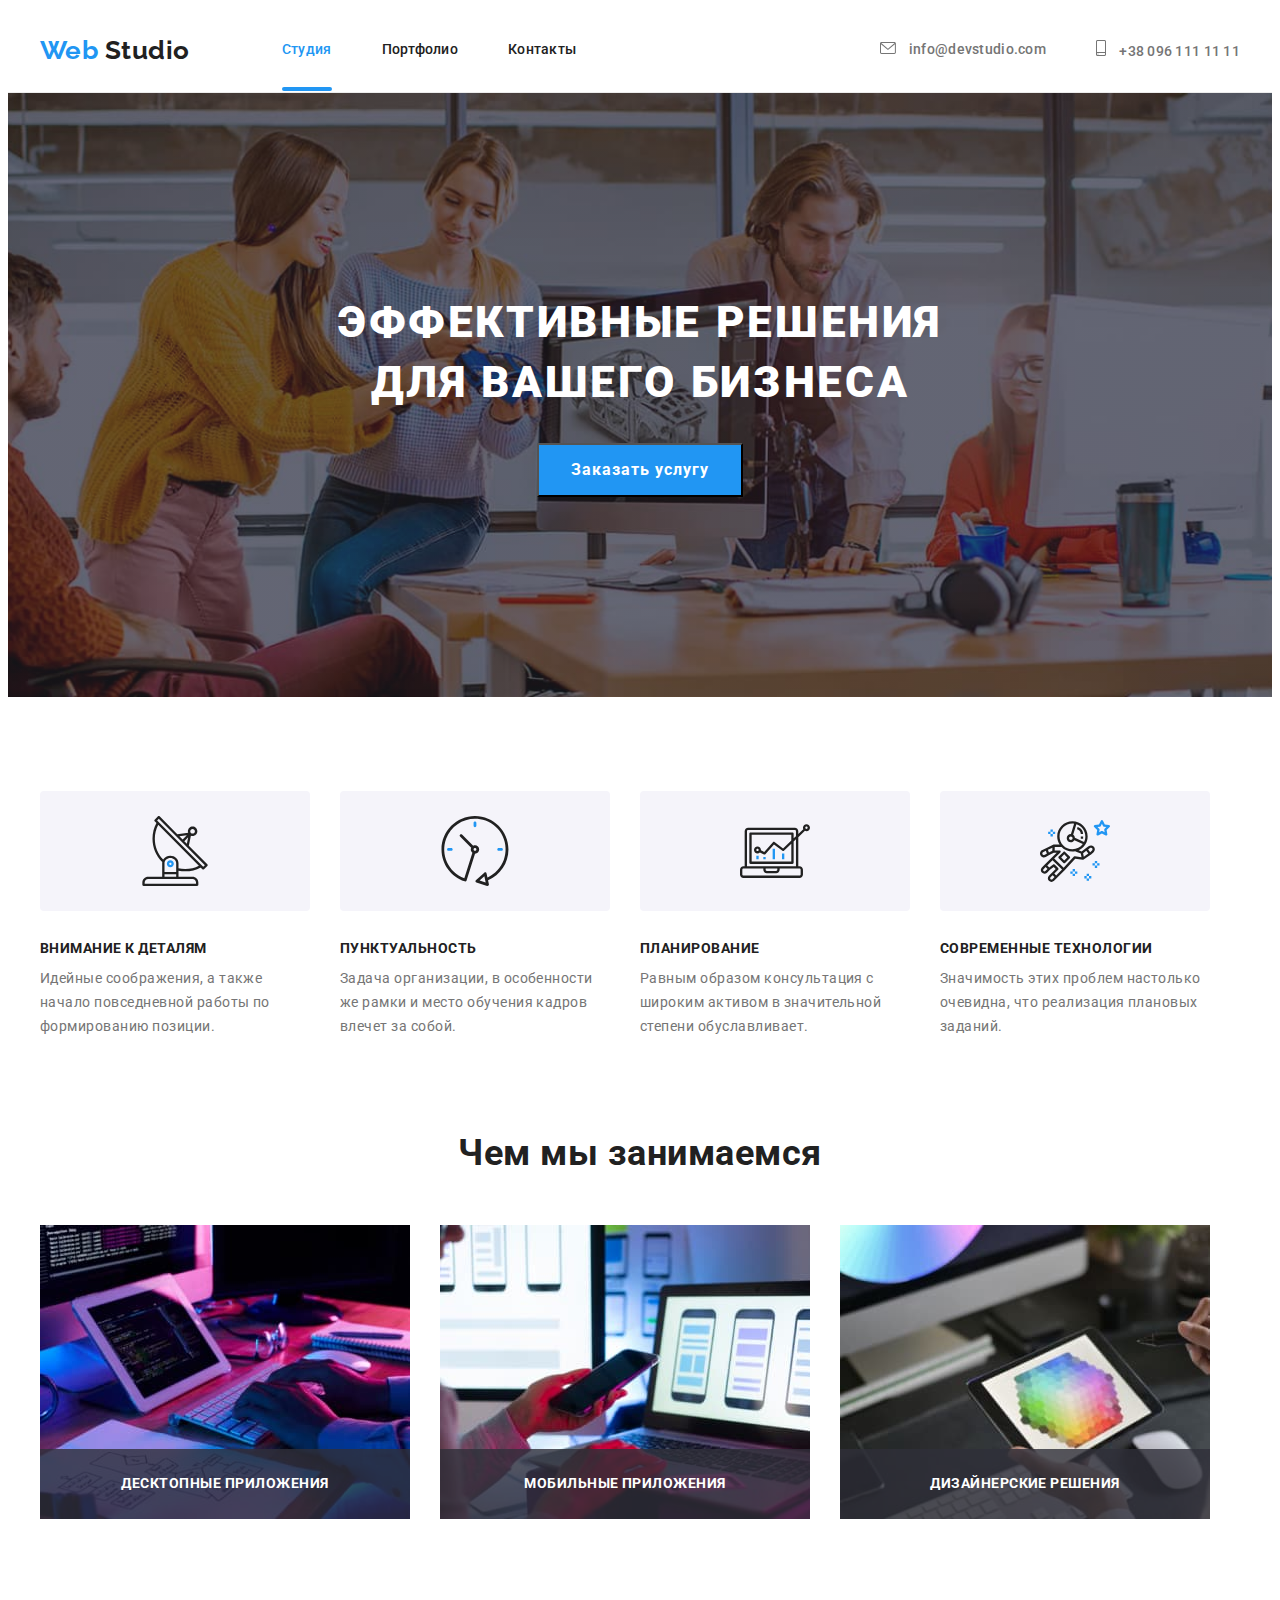
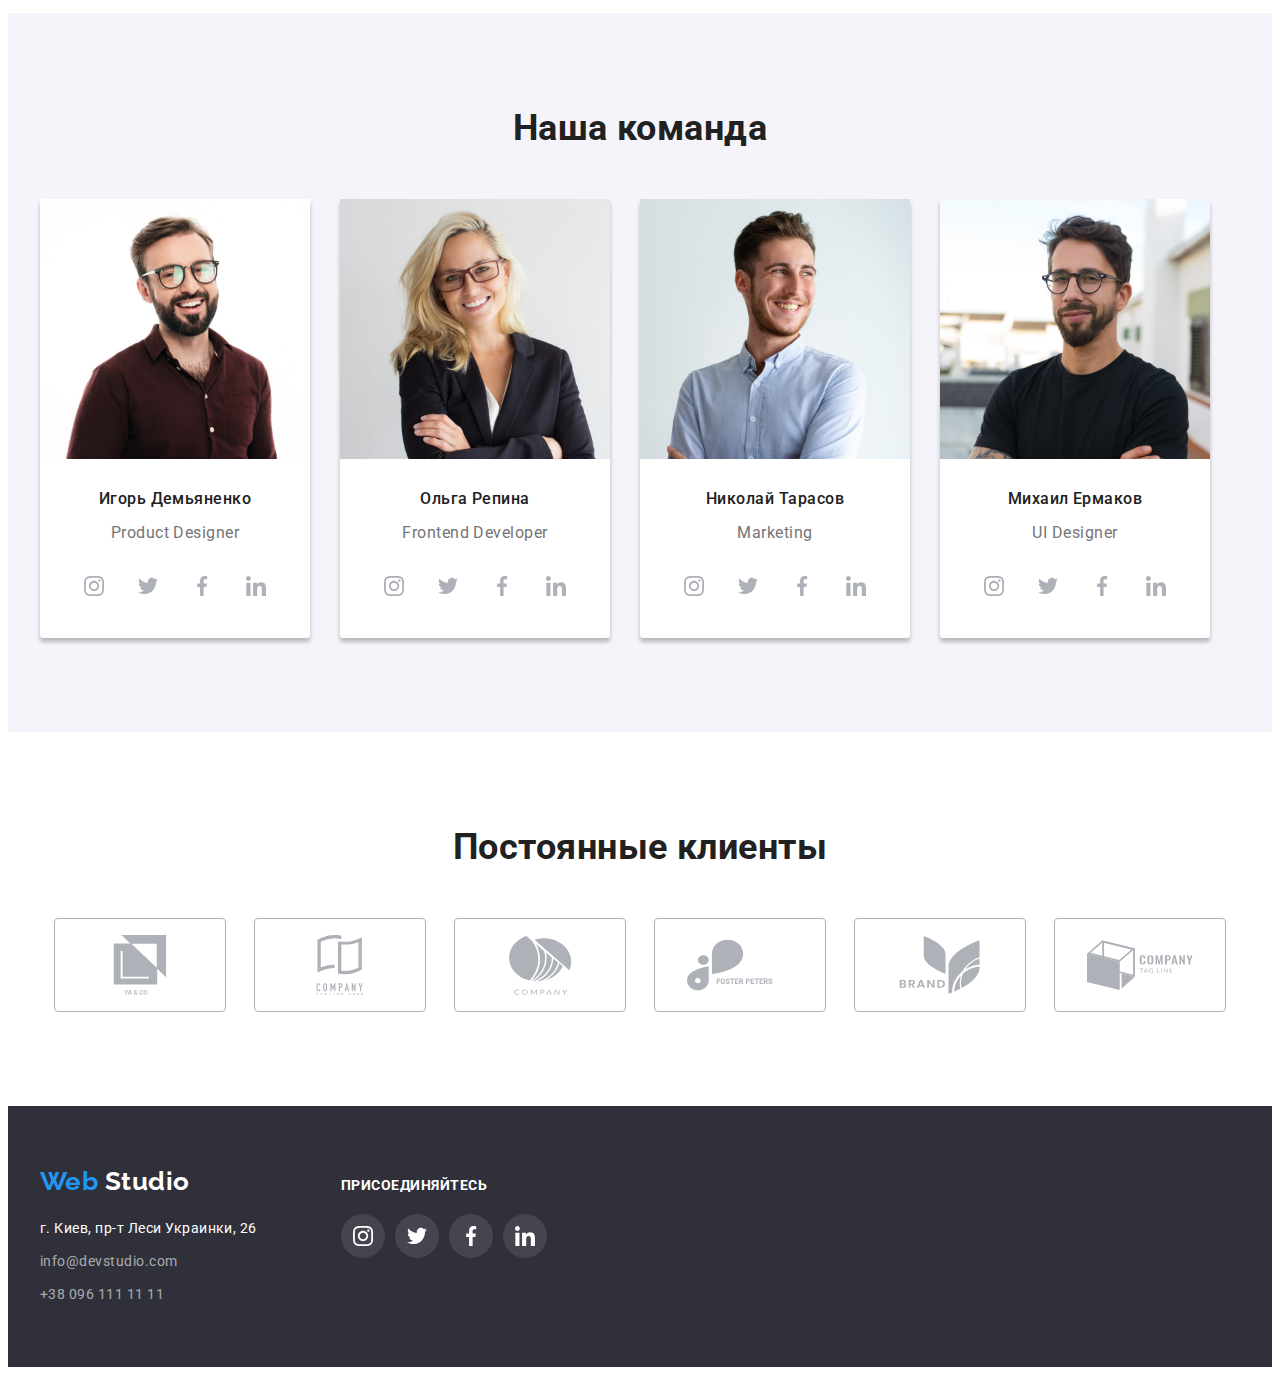
<file: index.html>
<!DOCTYPE html>
<html lang="ru">
<head>
    <meta charset="UTF-8">
    <meta http-equiv="X-UA-Compatible" content="IE=edge">
    <meta name="viewport" content="width=device-width, initial-scale=1.0">
    <title>Document</title>
    <link rel="preconnect" href="https://fonts.googleapis.com">
    <link rel="preconnect" href="https://fonts.gstatic.com" crossorigin>
    <link href="https://fonts.googleapis.com/css2?family=Raleway:wght@700&family=Roboto:wght@400;500;700;900&display=swap" rel="stylesheet">
    <link rel="stylesheet" href="https://cdnjs.cloudflare.com/ajax/libs/modern-normalize/1.1.0/modern-normalize.min.css" integrity="sha512-wpPYUAdjBVSE4KJnH1VR1HeZfpl1ub8YT/NKx4PuQ5NmX2tKuGu6U/JRp5y+Y8XG2tV+wKQpNHVUX03MfMFn9Q==" crossorigin="anonymous" referrerpolicy="no-referrer" />
    <link rel="stylesheet" href="./styles/styles.css"/>
</head>
<body class="page">
  <!--Cap-->
    <header class="page-header">
        <div class="conteiner main-div">
            <nav class="navigation">
                <a href="" class="logo">Web<span class="title"> Studio</span>
                </a>
                   <ul class="site-nav list">
                       <li class="item">                                                                       
                           <a class="site-link current" href="./index.html">Студия</a></li>
                       <li class="item">
                           <a class="site-link" href="./portfolio.html">Портфолио</a></li>
                       <li class="item">
                           <a class="site-link" href="">Контакты</a></li>
                   </ul>             
            </nav>            
                   <ul class="site-list list">
                       <li class="item">  
                        <a class="contact-link" href="mailto:info@devstudio.com" class="header-text">                 
                             <svg class="contact-icon" width="16" height="12" >
                                <use href="./images/sprite-contact.svg#icon-envelope"></use>
                            </svg>  
                            info@devstudio.com</a></li>
                           
                        <li class="item">
                            <a class="contact-link" href="tel:+380961111111" class="header-text">
                            <svg class="contact-icon" width="10" height="16" >
                                 <use href="./images/sprite-contact.svg#icon-smartphone"></use>
                             </svg>  
                             +38 096 111 11 11</a></li>                                                                                                  
                   </ul>
        </div>    
    </header>
  <!--Main-->
    <main>
        <!--Hero-->
        <section class="hero">
                <h1 class="hero-title">Эффективные решения для вашего бизнеса</h1>
                <button type="button" class="hero-button" data-modal-open>Заказать услугу</button>
                <div class="baсkdrop is-hidden" data-modal>
                    <div class="modal">
                        <p></p>
                        <button class="close-btn" data-modal-close>
                            <div class="modal-hero">
                                <svg class="modal-icon" width="18" height="18">
                                    <use href="./images/sprite-contact.svg#icon-close-black-18dp-2-1-1"></use>
                                </svg>
                            </div>
                        </button>
                    </div>                  
                </div>
        </section>        
        <!--Advantages-->
        <section class="section">
            <div class="conteiner">               
                <h2 class="section-title" hidden>Advantages</h2>
                <ul class="advantages-list list">
                    <li class="item">
                        <div class="section-picture">
                            <svg class="advantages-icon" width="70" height="120">
                                <use href="./images/sprite-advanteges.svg#icon-antenna"></use>
                            </svg>   
                        </div>                                          
                        <h3 class="advantages-title">Внимание к деталям</h3>
                        <p class="advantages-text">Идейные соображения, а также начало повседневной работы по формированию позиции.</p>
                    </li>
                    <li class="item">
                        <div  class="section-picture">
                            <svg class="advantages-icon" width="70" height="120">
                                <use href="./images/sprite-advanteges.svg#icon-clock"></use>
                            </svg>   
                        </div>
                        <h3 class="advantages-title">Пунктуальность</h3>
                        <p class="advantages-text">Задача организации, в особенности же рамки и место обучения кадров влечет за собой.</p>
                    </li>
                    <li class="item">
                        <div class="section-picture">
                            <svg class="advantages-icon" width="70" height="120">
                                <use href="./images/sprite-advanteges.svg#icon-diagram"></use>
                            </svg>  
                        </div>
                        <h3 class="advantages-title">Планирование</h3>
                        <p class="advantages-text">Равным образом консультация с широким активом в значительной степени обуславливает.</p>
                    </li>
                    <li class="item">
                        <div  class="section-picture">
                            <svg class="advantages-icon" width="70" height="120">
                                <use href="./images/sprite-advanteges.svg#icon-astronaut"></use>
                            </svg>   
                        </div>
                        <h3 class="advantages-title">Современные технологии</h3>
                        <p class="advantages-text">Значимость этих проблем настолько очевидна, что реализация плановых заданий.</p>
                    </li>
                </ul>
            </div>           
        </section>
        <!--What_we_do-->
        <section class="section no-padding">
            <div class="conteiner mail-do">
                <h2 class="section-title centered">Чем мы занимаемся</h2>
                <ul class="do-list list">
                    <li class="item">
                        <img src="./images/images1/pc1.jpg" alt="picture1" width="370">
                       <div class="do-thumb">
                           <p class="thumb-text">Десктопные приложения</p>
                     </div>                                     
                    </li>
                    <li class="item">
                        <img src="./images/images1/pc2.jpg" alt="picture2" width="370">
                        <div class="do-thumb">
                            <p class="thumb-text">Мобильные приложения</p>
                        </div>
                    </li>
                    <li class="item">
                        <img src="./images/images1/pc3.jpg" alt="picture3" width="370">
                        <div class="do-thumb">
                            <p class="thumb-text">Дизайнерские решения</p>
                        </div>
                    </li>
                </ul>
            </div>           
        </section>
        <!--Team-->
        <section class="section team">
            <div class="conteiner">
                <h2 class="section-title centered">Наша команда</h2>
                <ul class="ul-list list ">
                    <li class="team-list">
                        <img src="./images/images1/igor.jpg" alt="Игорь Демьяненко" width="270" height="260">
                        <div class="title-text">
                            <h3 class="title">Игорь Демьяненко</h3>
                            <p class="text">Product Designer</p>
                            <ul class="social-list list"> 
                                <li class="cosial-item">
                                    <a class="cosial-link" href aria-label="instagram" target="_blank">
                                        <svg class="cosial-icon" width="20" height="20">
                                            <use href="./images/sprite-socialnetwork.svg#icon-instagram"></use>
                                        </svg>
                                    </a>
                                </li>
                                <li class="cosial-item">
                                    <a class="cosial-link" href aria-label="twitter" target="_blank">
                                        <svg class="cosial-icon"  width="20" height="20">
                                            <use href="./images/sprite-socialnetwork.svg#icon-twitter"></use>
                                        </svg>
                                    </a>
                                </li>
                                <li class="cosial-item">
                                    <a class="cosial-link" href aria-label="facebook" target="_blank">
                                        <svg class="cosial-icon"  width="20" height="20">
                                            <use href="./images/sprite-socialnetwork.svg#icon-facebook"></use>
                                        </svg>
                                    </a>
                                </li>
                                <li class="cosial-item">
                                    <a class="cosial-link" href aria-label="linkedin" target="_blank">
                                        <svg class="cosial-icon"  width="20" height="20">
                                            <use href="./images/sprite-socialnetwork.svg#icon-linkedin"></use>
                                        </svg>
                                    </a>
                                </li>
                            </ul>
                        </div>                     
                    </li>
                    <li class="team-list">
                         <img src="./images/images1/helga.jpg" alt="Ольга Репина" width="270" height="260">
                         <div class="title-text">
                            <h3 class="title">Ольга Репина</h3>
                            <p class="text">Frontend Developer</p>
                            <ul class="social-list list">
                                <li class="cosial-item">
                                    <a class="cosial-link" href aria-label="instagram" target="_blank">
                                        <svg class="cosial-icon" width="20" height="20">
                                            <use href="./images/sprite-socialnetwork.svg#icon-instagram"></use>
                                        </svg>
                                    </a>
                                </li>
                                <li class="cosial-item">
                                    <a class="cosial-link" href aria-label="twitter" target="_blank">
                                        <svg class="cosial-icon"  width="20" height="20">
                                            <use href="./images/sprite-socialnetwork.svg#icon-twitter"></use>
                                        </svg>
                                    </a>
                                </li>
                                <li class="cosial-item">
                                    <a class="cosial-link" href aria-label="facebook" target="_blank">
                                        <svg class="cosial-icon"  width="20" height="20">
                                            <use href="./images/sprite-socialnetwork.svg#icon-facebook"></use>
                                        </svg>
                                    </a>
                                </li>
                                <li class="cosial-item">
                                    <a class="cosial-link" href aria-label="linkedin" target="_blank">
                                        <svg class="cosial-icon"  width="20" height="20">
                                            <use href="./images/sprite-socialnetwork.svg#icon-linkedin"></use>
                                        </svg>
                                    </a>
                                </li>
                            </ul>
                         </div>                   
                    </li>
                    <li class="team-list">
                     <img src="./images/images1/nikola.jpg" alt="Николай Тарасов" width="270" height="260">
                     <div class="title-text">
                        <h3 class="title">Николай Тарасов</h3>
                        <p class="text">Marketing</p>
                        <ul class="social-list list">
                            <li class="cosial-item">
                                <a class="cosial-link" href aria-label="instagram" target="_blank">
                                    <svg class="cosial-icon" width="20" height="20">
                                        <use href="./images/sprite-socialnetwork.svg#icon-instagram"></use>
                                    </svg>
                                </a>
                            </li>
                            <li class="cosial-item">
                                <a class="cosial-link" href aria-label="twitter" target="_blank">
                                    <svg class="cosial-icon"  width="20" height="20">
                                        <use href="./images/sprite-socialnetwork.svg#icon-twitter"></use>
                                    </svg>
                                </a>
                            </li>
                            <li class="cosial-item">
                                <a class="cosial-link" href aria-label="facebook" target="_blank">
                                    <svg class="cosial-icon"  width="20" height="20">
                                        <use href="./images/sprite-socialnetwork.svg#icon-facebook"></use>
                                    </svg>
                                </a>
                            </li>
                            <li class="cosial-item">
                                <a class="cosial-link" href aria-label="linkedin" target="_blank">
                                    <svg class="cosial-icon"  width="20" height="20">
                                        <use href="./images/sprite-socialnetwork.svg#icon-linkedin"></use>
                                    </svg>
                                </a>
                            </li>
                        </ul>
                     </div>                     
                    </li>
                    <li class="team-list">
                     <img src="./images/images1/mih.jpg" alt="Михаил Ермаков" width="270" height="260">
                     <div class="title-text">
                        <h3 class="title">Михаил Ермаков</h3>
                        <p class="text">UI Designer</p>
                        <ul class="social-list list">
                            <li class="cosial-item">
                                <a class="cosial-link" href aria-label="instagram" target="_blank">
                                    <svg class="cosial-icon" width="20" height="20">
                                        <use href="./images/sprite-socialnetwork.svg#icon-instagram"></use>
                                    </svg>
                                </a>
                            </li>
                            <li class="cosial-item">
                                <a class="cosial-link" href aria-label="twitter" target="_blank">
                                    <svg class="cosial-icon"  width="20" height="20">
                                        <use href="./images/sprite-socialnetwork.svg#icon-twitter"></use>
                                    </svg>
                                </a>
                            </li>
                            <li class="cosial-item">
                                <a class="cosial-link" href aria-label="facebook" target="_blank">
                                    <svg class="cosial-icon"  width="20" height="20">
                                        <use href="./images/sprite-socialnetwork.svg#icon-facebook"></use>
                                    </svg>
                                </a>
                            </li>
                            <li class="cosial-item">
                                <a class="cosial-link" href aria-label="linkedin" target="_blank">
                                    <svg class="cosial-icon"  width="20" height="20">
                                        <use href="./images/sprite-socialnetwork.svg#icon-linkedin"></use>
                                    </svg>
                                </a>
                            </li>
                        </ul>
                     </div>                  
                    </li>
                </ul>
            </div>           
        </section>    
    <!--PARTNERS-->
    <section class="section clients">
        <div class="conteiner">
            <h2 class="section-title centered">Постоянные клиенты</h2>
            <ul class="clients list">
                <li class="clients-item">
                    <a class="clients-link" href="">
                        <svg class="clients-icon" width="106" height="60">
                            <use href="./images/sprite-partners.svg#icon-group1">                              
                            </use>
                        </svg>
                    </a>
                </li>
                <li class="clients-item">
                    <a class="clients-link" href="">
                        <svg class="clients-icon" width="106" height="60">
                            <use href="./images/sprite-partners.svg#icon-group2">                              
                            </use>
                        </svg>
                    </a>
                </li>
                <li class="clients-item">
                    <a class="clients-link" href="">
                        <svg class="clients-icon" width="106" height="60">
                            <use href="./images/sprite-partners.svg#icon-group3">                              
                            </use>
                        </svg>
                    </a>
                </li>
                <li class="clients-item">
                    <a class="clients-link" href="">
                        <svg class="clients-icon" width="106" height="60">
                            <use href="./images/sprite-partners.svg#icon-group4">                              
                            </use>
                        </svg>
                    </a>
                </li>
                <li class="clients-item">
                    <a class="clients-link" href="">
                        <svg class="clients-icon" width="106" height="60">
                            <use href="./images/sprite-partners.svg#icon-group5">                              
                            </use>
                        </svg>
                    </a>
                </li>
                <li class="clients-item">
                    <a class="clients-link" href="">
                        <svg class="clients-icon" width="106" height="60">
                            <use href="./images/sprite-partners.svg#icon-group6">                              
                            </use>
                        </svg>
                    </a>
                </li>
            </ul>
        </div>  
    </section>
</main>
  <!--Attic-->
    <footer class="footer">    
        <div class="conteiner footer">
            <div class="box-logo">
                <a href="" class="logo-footer">
                    Web<span class="title-footer"> Studio</span>
                </a>
                    <div class="footer-text">
                    <p class="adress">
                        г. Киев, пр-т Леси Украинки, 26
                    </p>
                    <a href="mailto:info@devstudio.com" class="adress-mail">info@devstudio.com</a> 
                    <a href="tel:+380961111111" class="adress-tel">+38 096 111 11 11</a>
                </div>
            </div>
                <div class="conteiner join">
                <h2 class="join-titl">присоединяйтесь</h2>
                <ul class="join-list list">
                    <li class="join-item">
                                    <a class="join-link" href aria-label="instagram" target="_blank">
                                        <svg class="join-icon" width="20" height="20">
                                            <use href="./images/sprite-socialnetwork.svg#icon-instagram"></use>
                                        </svg>
                                    </a>
                                </li>
                                <li class="join-item">
                                    <a class="join-link" href aria-label="twitter" target="_blank">
                                        <svg class="join-icon" width="20" height="20">
                                            <use href="./images/sprite-socialnetwork.svg#icon-twitter"></use>
                                        </svg>
                                    </a>
                                </li>
                                <li class="join-item">
                                    <a class="join-link" href aria-label="facebook" target="_blank">
                                        <svg class="join-icon" width="20" height="20">
                                            <use href="./images/sprite-socialnetwork.svg#icon-facebook"></use>
                                        </svg>
                                    </a>
                                </li>
                                <li class="join-item">
                                    <a class="join-link" href aria-label="linkedin" target="_blank">
                                        <svg class="join-icon" width="20" height="20">
                                            <use href="./images/sprite-socialnetwork.svg#icon-linkedin"></use>
                                        </svg>
                                    </a>
                                </li>
                </ul>

            </div>      
        </div>        
    </footer>
    <script src="./js/modal.js"></script>
  </body>
</html>
</file>
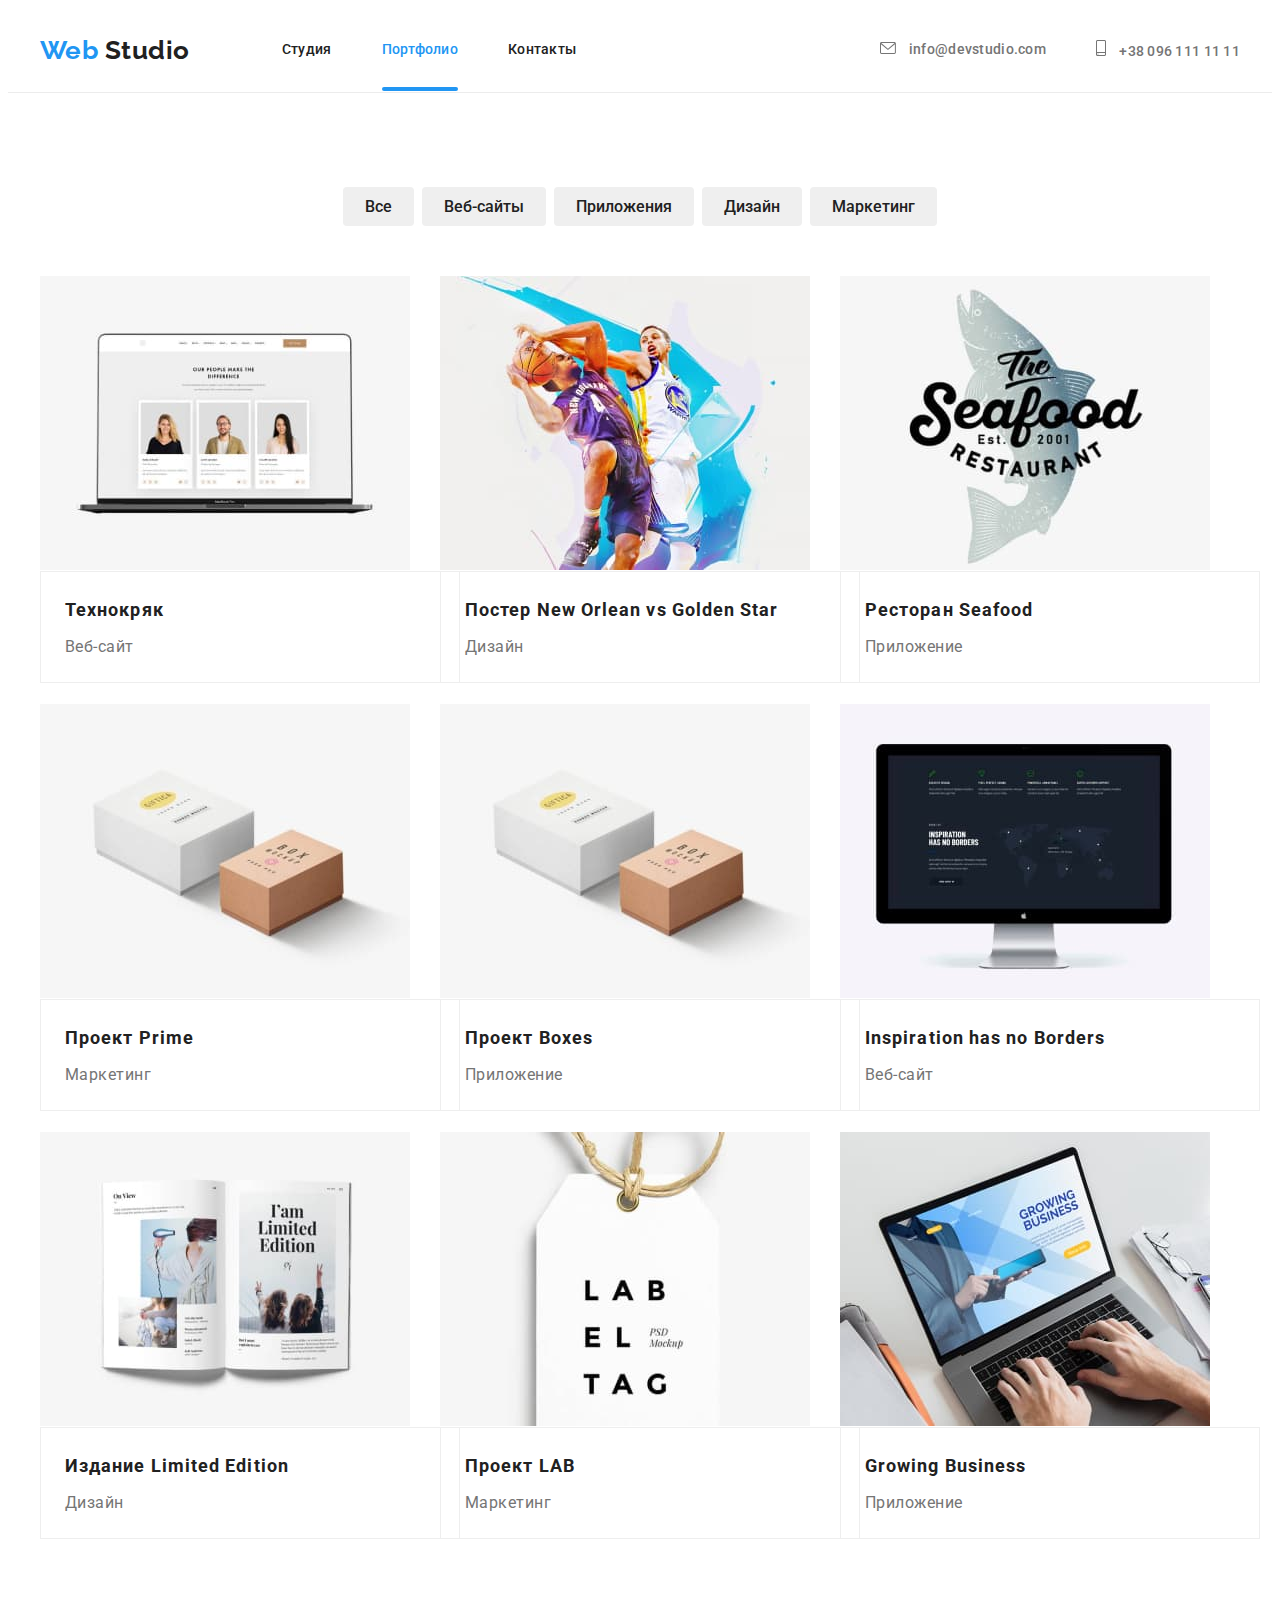
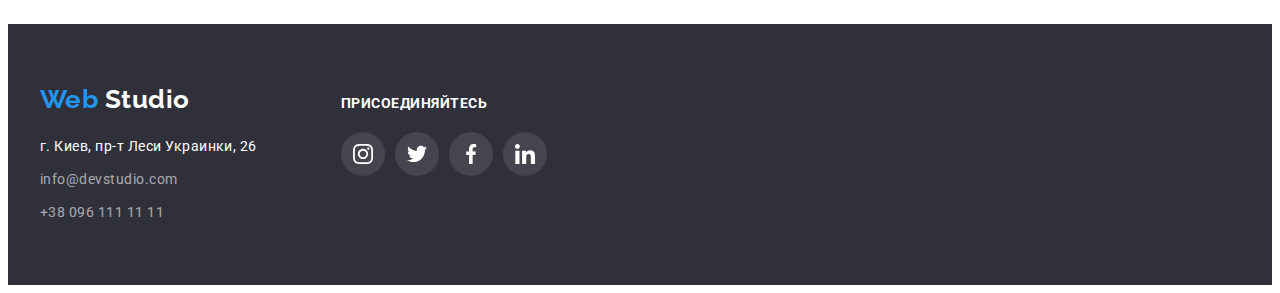
<file: portfolio.html>
<!DOCTYPE html>
<html lang="ru">
<head>
    <meta charset="UTF-8">
    <meta http-equiv="X-UA-Compatible" content="IE=edge">
    <meta name="viewport" content="width=device-width, initial-scale=1.0">
    <title>Document</title>
    <link rel="preconnect" href="https://fonts.googleapis.com">
    <link rel="preconnect" href="https://fonts.gstatic.com" crossorigin>
    <link href="https://fonts.googleapis.com/css2?family=Raleway:wght@700&family=Roboto:wght@400;500;700;900&display=swap" rel="stylesheet">
    <link rel="stylesheet" href="https://cdnjs.cloudflare.com/ajax/libs/modern-normalize/1.1.0/modern-normalize.min.css" integrity="sha512-wpPYUAdjBVSE4KJnH1VR1HeZfpl1ub8YT/NKx4PuQ5NmX2tKuGu6U/JRp5y+Y8XG2tV+wKQpNHVUX03MfMFn9Q==" crossorigin="anonymous" referrerpolicy="no-referrer" />
    <link rel="stylesheet" href="./styles/styles.css"/>
</head>
<body>
    <!--Cap-->
    <header class="page-header">
        <div class="conteiner main-div">
            <nav class="navigation">
                <a href="" class="logo">Web<span class="title"> Studio</span>
                </a>
                   <ul class="site-nav list">
                       <li class="item">                                                                       
                           <a class="site-link" href="./index.html">Студия</a></li>
                       <li class="item">
                           <a class="site-link current" href="./portfolio.html">Портфолио</a></li>
                       <li class="item">
                           <a class="site-link" href="">Контакты</a></li>
                   </ul>             
            </nav>            
                   <ul class="site-list list">
                       <li class="item">  
                        <a class="contact-link" href="mailto:info@devstudio.com" class="header-text">                 
                             <svg class="contact-icon" width="16" height="12" >
                                <use href="./images/sprite-contact.svg#icon-envelope"></use>
                            </svg>  
                            info@devstudio.com</a></li>
                           
                        <li class="item">
                            <a class="contact-link" href="tel:+380961111111" class="header-text">
                            <svg class="contact-icon" width="10" height="16" >
                                 <use href="./images/sprite-contact.svg#icon-smartphone"></use>
                             </svg>  
                             +38 096 111 11 11</a></li>                                                                                                  
                   </ul>
        </div>    
    </header>
  <!--Main-->
    <main>
    <section class="section main">
        <h1 hidden>Our work</h1>
         <!--Filter-->
         <div class="conteiner">
            <h2 class="filter" hidden>Filter</h2>
            <ul class="list-filter">
                <li class="item-filter"><button type="button" class="button-list">Все</button></li>
                <li class="item-filter"><button type="button" class="button-list">Веб-сайты</button></li>
                <li class="item-filter"><button type="button" class="button-list">Приложения</button></li>
                <li class="item-filter"><button type="button" class="button-list">Дизайн</button></li>
                <li class="item-filter"><button type="button" class="button-list">Маркетинг</button></li>
            </ul>
          </div>       
        <!--Project-->
        <div class="conteiner">
            <h2 class="progect"hidden>Project</h2>
            <ul class="project-list list">
                <li class="bloc">
                    <div class="action">
                        <img src="./images/images1/технокряк.jpg" alt="Макет Вєб-сайта" width="370" height="295">
                        <p class="poster-text-hover">Ресурс предлагает комплексные предложения с разным уровнем функционала и сервисов. Все это позволит посетителю получить исчерпывающие сведения о компании или частном лице</p>
                    </div>
                    <div class="bloc-text">  
                        <h3 class="title">Технокряк</h3>
                        <p class="text">Веб-сайт</p>
                    </div>
                </li>
                <li class="bloc">                    
                    <div class="action">
                        <img src="./images/images1/ПостерNOGS.jpg" alt="Постер" width="370" height="295">
                        <p class="poster-text-hover">Ресурс предлагает комплексные предложения с разным уровнем функционала и сервисов. Все это позволит посетителю получить исчерпывающие сведения о компании или частном лице</p>
                    </div>
                    <div class="bloc-text">
                    <h3 class="title">Постер New Orlean vs Golden Star</h3>
                    <p class="text">Дизайн</p>
                    </div>                   
                </li>
                <li class="bloc">                    
                    <div class="action">
                        <img src="./images/images1/РесторанSeafood.jpg" alt="Макет для ресторана" width="370" height="295">
                        <p class="poster-text-hover">Ресурс предлагает комплексные предложения с разным уровнем функционала и сервисов. Все это позволит посетителю получить исчерпывающие сведения о компании или частном лице</p>
                    </div>
                    <div class="bloc-text">
                        <h3 class="title">Ресторан Seafood</h3>
                        <p class="text">Приложение</p>
                    </div>                  
                </li>
                <li class="bloc">
                    <div class="action">
                        <img src="./images/images1/ПроектBoxes.jpg" alt="коробочки" width="370" height="295">
                        <p class="poster-text-hover">Ресурс предлагает комплексные предложения с разным уровнем функционала и сервисов. Все это позволит посетителю получить исчерпывающие сведения о компании или частном лице</p>
                    </div>                     
                    <div class="bloc-text">
                        <h3 class="title">Проект Prime</h3>
                        <p class="text">Маркетинг</p>
                    </div>                   
                </li>
                <li class="bloc">
                    <div class="action">
                        <img src="./images/images1/ПроектBoxes.jpg" alt="коробочки" width="370" height="295">
                        <p class="poster-text-hover">Ресурс предлагает комплексные предложения с разным уровнем функционала и сервисов. Все это позволит посетителю получить исчерпывающие сведения о компании или частном лице</p>
                    </div>                   
                    <div class="bloc-text">  
                        <h3 class="title">Проект Boxes</h3>
                        <p class="text">Приложение</p>
                    </div>                   
                </li>
                <li class="bloc">
                    <div class="action">
                        <img src="./images/images1/InspirationhasnoBorders.jpg" alt="монитор" width="370" height="295">
                        <p class="poster-text-hover">Ресурс предлагает комплексные предложения с разным уровнем функционала и сервисов. Все это позволит посетителю получить исчерпывающие сведения о компании или частном лице</p>
                    </div>                      
                    <div class="bloc-text">
                        <h3 class="title">Inspiration has no Borders</h3>
                        <p class="text">Веб-сайт</p>
                    </div>                  
                </li>
                <li class="bloc">
                    <div class="action">
                        <img src="./images/images1/ИзданиеLimitedEdition.jpg" alt="журнал" width="370" height="295">
                        <p class="poster-text-hover">Ресурс предлагает комплексные предложения с разным уровнем функционала и сервисов. Все это позволит посетителю получить исчерпывающие сведения о компании или частном лице</p>
                    </div>                      
                    <div class="bloc-text">
                        <h3 class="title">Издание Limited Edition</h3>
                        <p class="text">Дизайн</p>
                    </div>                  
                </li>
                <li class="bloc">
                    <div class="action">
                        <img src="./images/images1/ПроектLAB.jpg" alt="пост-материал" width="370" height="295">
                        <p class="poster-text-hover">Ресурс предлагает комплексные предложения с разным уровнем функционала и сервисов. Все это позволит посетителю получить исчерпывающие сведения о компании или частном лице</p>
                    </div>                      
                    <div class="bloc-text">
                        <h3 class="title">Проект LAB</h3>
                        <p class="text">Маркетинг</p>
                    </div>                   
                </li>
                <li class="bloc">
                    <div class="action">
                        <img src="./images/images1/GrowingBusiness.jpg" alt="ноут с веб-сайтом" width="370" height="295">
                        <p class="poster-text-hover">Ресурс предлагает комплексные предложения с разным уровнем функционала и сервисов. Все это позволит посетителю получить исчерпывающие сведения о компании или частном лице</p>
                    </div>                     
                    <div class="bloc-text">
                        <h3 class="title">Growing Business</h3>
                        <p class="text">Приложение</p>
                    </div>                    
                </li>
            </ul>
        </div>
        
    </section>
    </main>
    <!--Attic-->
    <footer class="footer">    
        <div class="conteiner footer">
            <div class="box-logo">
                <a href="" class="logo-footer">
                    Web<span class="title-footer"> Studio</span>
                </a>
                    <div class="footer-text">
                    <p class="adress">
                        г. Киев, пр-т Леси Украинки, 26
                    </p>
                    <a href="mailto:info@devstudio.com" class="adress-mail">info@devstudio.com</a> 
                    <a href="tel:+380961111111" class="adress-tel">+38 096 111 11 11</a>
                </div>
            </div>
                <div class="conteiner join">
                <h2 class="join-titl">присоединяйтесь</h2>
                <ul class="join-list list">
                    <li class="join-item">
                                    <a class="join-link" href aria-label="instagram" target="_blank">
                                        <svg class="join-icon" width="20" height="20">
                                            <use href="./images/sprite-socialnetwork.svg#icon-instagram"></use>
                                        </svg>
                                    </a>
                                </li>
                                <li class="join-item">
                                    <a class="join-link" href aria-label="twitter" target="_blank">
                                        <svg class="join-icon" width="20" height="20">
                                            <use href="./images/sprite-socialnetwork.svg#icon-twitter"></use>
                                        </svg>
                                    </a>
                                </li>
                                <li class="join-item">
                                    <a class="join-link" href aria-label="facebook" target="_blank">
                                        <svg class="join-icon" width="20" height="20">
                                            <use href="./images/sprite-socialnetwork.svg#icon-facebook"></use>
                                        </svg>
                                    </a>
                                </li>
                                <li class="join-item">
                                    <a class="join-link" href aria-label="linkedin" target="_blank">
                                        <svg class="join-icon" width="20" height="20">
                                            <use href="./images/sprite-socialnetwork.svg#icon-linkedin"></use>
                                        </svg>
                                    </a>
                                </li>
                </ul>

            </div>      
        </div>        
    </footer>
</body>
</html>
</file>
<file: styles/styles.css>
/*основной цвет текста и телефона #757575*/
/*основной tecxt #212121*/
/*основной цвет фона secshen #E5E5E5*/
/*цвет заголовка в герое h1 #FFFFFF*/
/*цвет ссілок и кнопок (єл.адеса) #2196F3*/
/*цвет фона футера и хыда #2F303A*/
/* цвет серого фона #F5F4FA*/
/**/
:root {
    --primary-text-color: #212121;
    --text-color: #757575;
    --accent-text: #2196F3;
    --herotitle: #FFFFFF;
    --bgr-color: #FFFFFF;

}
/*body */
body {
    height: auto;
    background-color: var(--bgr-color);
    color: var(--primary-text-color);
    font-family: Roboto;
    letter-spacing: 0.03em;
}
.list {
    padding: 0;
    margin: 0;
    list-style: none;
}
h1, h2, h3, p {
    margin: 0;
}
     /*общее main*/
.section {
    padding-top: 94px;
    padding-bottom: 94px;
}
.conteiner { 
    display: block;

    width: 1200px;
    margin-left: auto;
    margin-right: auto;
    padding-left: 15px;
    padding-right: 15px;
}

 
/*header*/
.page-header {
    border-bottom: 1px solid #ECECEC ;
}
.main-div {
    display: flex;
    align-items: center; 
}
.navigation {
    display: flex;
    margin: 0;
    padding: 0;
}
.logo {
    display: block;

    padding-top: 25px;
    padding-bottom: 25px;
    margin-right: 92px;

    color: var(--accent-text);
    font-family: 'Raleway';
    font-weight: 700;
    font-size: 26px;
    line-height: 1.19;
    text-decoration: none;
}
.title {
    color: var(--primary-text-color);
}
.site-nav,
.site-list, .ul-list  {
    display: flex;    
}
.site-list .item {
    position: relative;
    display: flex;
    align-items: center;
}
.site-link {
    position: relative;
}
.site-link.current::after{
    position: absolute;
    bottom: -2px;
    left: 0;
    content: '';
    display: block;
    width: 100%;
    height: 4px;
    border-radius: 2px;
    background-color: #2196F3;    
}

.site-nav .item:not(:last-child),
.site-list .item:not(:last-child) {
      margin-right: 50px;
}
.site-nav a,
.site-list a { 
    display: block;
    padding-top: 32px;
    padding-bottom: 32px; 
   
    color: var(--primary-text-color);
    font-family: inherit;  
    font-weight: 500;
    font-size: 14px;
    line-height: 1.14;
    letter-spacing: 0.02em;
    text-decoration: none; 
   
    transition-timing-function: cubic-bezier(0.4, 0, 0.2, 1);
    transition-duration: 250ms;
}

.site-nav a:hover, .site-nav a:focus, .site-nav a.current {
    color: var(--accent-text);   
}
.site-list a {
    color: var(--text-color)
}
.site-list a:hover, .site-list a:focus {
    color: var(--accent-text);   
}
.contact-icon {
    fill: var(--text-color);
    margin-right: 10px;
  
    transition-timing-function: cubic-bezier(0.4, 0, 0.2, 1);
    transition-duration: 250ms;
}
.contact-link:hover .contact-icon, 
.contact-link:focus .contact-icon {
    fill: var(--accent-text);
 }
.site-list {
    margin-left: auto;
    list-style: none;    
}

/*main*/
     /*общее main*/
.section-title { 
    margin-top: 0;
    margin-bottom: 50px;

    color: var(--primary-text-color);    
    font-weight: 700;
    font-size: 36px;
    line-height: 1.17;
    text-align: center;    
}
.section-title.centered {
    text-align: center;  
}
.text {
    color: var(--text-color);
}
img {
    display: block;
    max-width: 100%;
    height: auto;
}
        /*Hero*/
.hero {
    position: relative;
    max-width: 1600px;
    margin-left: auto;
    margin-right: auto;
    padding-top: 200px;
    padding-bottom: 200px;
    background-image: linear-gradient(rgba(47, 48, 58, 0.4), rgba(47, 48, 58, 0.4)),
    url(../images/images1/hero.jpg);
    background-color: var(--bgr-color);

    background-repeat: no-repeat;
    background-position: center;
    background-size: cover;
    text-align: center;
}
.hero-title {
    width: 696px;  
    margin-bottom: 30px;
    margin-top: 0px;
    margin-left: auto;
    margin-right: auto;

    color: var(--herotitle);
    font-weight: 900;
    font-size: 44px;
    line-height: 1.36;
    letter-spacing: 0.06em;
    text-transform: uppercase;
    text-align: center;
}
.hero-button {  
   
    margin: 0 auto;
    padding-top: 10px;
    padding-bottom: 10px;
    padding-left: 32px;
    padding-right: 32px;
     
    font-family: 'Roboto';
    font-style: normal;
    background-color: var(--accent-text);
    color: var(--herotitle);
    font-weight: 700;
    font-size: 16px;
    line-height: 1.88;
    display: flex;
    align-items: center;  
    letter-spacing: 0.06em;   
}
.site-nav .link.current {
    color: var(--accent-text);
}
.baсkdrop {
    position: fixed;
    top: 0;
    left: 0;
    width: 100%;
    height: 100%;
    background-color: rgba(47, 48, 58, 0.4),
}
.baсkdrop.is-hidden {
    opacity: 0;
    pointer-events: none;
    visibility: hidden;
}
.modal {
    position: absolute;
    top: 50%;
    left: 50%;
    transform: translate(-50%, -50%);

    width: 528px;
    height: 581px;
    background-color: var(--bgr-color);
    text-align: center;
    padding: 20px;
}
.modal-hero {
    position: absolute;
    top: 8px;
    right: 8px;
    display: flex;
    align-items: center;
    justify-content: center;
    padding: 0;
    margin: 0;   
    width: 30px;
    height: 30px;
    border: 1px solid #AFB1B8;     
    border-radius: 50%; 
    cursor: pointer;
}
     /*Advantage*/
.advantages-title {
    margin-top: 0px;
    margin-bottom: 10px;

    font-weight: 700;
    font-size: 14px;
    line-height: 1.14;    
    text-transform: uppercase;
}
.advantages-text {
    margin-top: 0; 

    color: var(--text-color);
    font-size: 14px;
    line-height: 1.71;
}   
.advantages-list {
    display: flex;
    flex-wrap: nowrap;
    margin-top: 0px;
    margin-bottom: 0px; 
}
.advantages-list .item {
    width: 270px; 
}
.advantages-list .item:not(:first-child) {
        margin-left: 30px;
}
.section-picture {
    display: flex;
    justify-content: center;
    align-items: center;

    background-color: #F5F4FA;
    border-radius: 4px;
    width: 100%;
    height: 120px;
    margin-bottom: 30px;
    padding: 0;
}
     /*DO*/
.section.no-padding {
    padding-top: 0;   
}
.do-list {
    display: flex;
 }
.do-list .item {
    position: relative;
    display: flex;
    margin-right: 30px;
}
.do-list .item:last-child {
    margin-right: 0;
}
.section-picture {
    display: flex;
    width: 100%;
    height: 120px;
}
.do-thumb {
    position: absolute;
    left: 0;
    bottom: 0;    
    display: flex;
    justify-content: center;
    align-items: center;
    width: 370px;
    height: 70px;
    background-color: rgba(47, 48, 58, 0.8);
}
.thumb-text {
    
    color: #FFFFFF;  
    font-size: 14px;
    line-height: 1.17;
    font-weight: 700;  
    text-align: center;
    text-transform: uppercase;
}

     /*Team*/
.team {
    background-color: #F5F4FA;
}
.conteiner .team {
    padding-top: 30px;
    padding-bottom: 30px;  
}
.ul-list a { 
    display: flex;
  
    color: var(--primary-text-color);
    font-family: inherit;  
    font-weight: 500;
    font-size: 14px;
    line-height: 1.14;
    letter-spacing: 0.02em;
    text-decoration: none; 
}
.ul-list .team-list {
    margin-top: 0;
    margin-bottom: 0;
    margin-right: 30px;
    align-items: center; 
    background-color: #FFFFFF; 
    box-shadow: 0px 4px 4px 0px #00000040;
    border-radius: 3px;
    list-style: none;
}
.team-list:last-child {
    margin-right: 0;
}
.title-text {
    padding-top: 30px;
    padding-bottom: 30px;
}
.title-text .title { 
    padding: 0;
    margin-top: 0;
    margin-bottom: 10px;
    font-weight: 500;
    font-size: 16px;
    line-height: 1.19;
    text-align: center;    
}
.title-text .text {
    padding: o;
    margin: 0;
    font-size: 16px;
    line-height: 1.9;
    text-align: center;    
}
.social-list {
    display: flex;
    justify-content: center;   
    align-items: center;  
    margin-top: 16px;
    list-style: none;
}
.cosial-item {
    margin-right: 10px;  
 }
.cosial-item:last-child {
    margin-right: 0px;
}
.cosial-link {
    display: flex;
    align-items: center;
    justify-content: center;
    padding: 0;
    margin: 0;   
    width: 44px;
    height: 44px;
    background-color: var(--bgr-color);     
    border-radius: 50%;  
   
    transition-timing-function: cubic-bezier(0.4, 0, 0.2, 1);
    transition-duration: 250ms;
}
.cosial-link:hover, .cosial-link:focus {
    background-color: var(--accent-text);
    border: 1px solid #FFFFFF;
}  
.cosial-icon {
    fill: #AFB1B8;

    transition-property: fill;
    transition-timing-function: cubic-bezier(0.4, 0, 0.2, 1);
    transition-duration: 250ms;
}
.cosial-link:hover .cosial-icon, .cosial-link:focus .cosial-icon {
    fill: #FFFFFF;
}

/*Partners*/
.clients {
    display: flex;
    flex-wrap: nowrap;
    margin-top: 0px;
    margin-bottom: 0px; 
}
.clients-item {
    margin: 0 auto;
}
.clients-link {
    display: flex;
    align-items: center;
    justify-content: center;
    width: 170px;
    height: 92px;
    /*margin-right: 30px;   
    margin-top: 0;
    margin-bottom: 0;
    margin-left: 0;*/
    gap: 30px;

    border: 1px solid #AFB1B8;
    border-radius: 4px;

    transition-timing-function: cubic-bezier(0.4, 0, 0.2, 1);
    transition-duration: 250ms;
}
/*.clients .clients-link:last-child {
    margin-right: 0 auto;
}*/
.clients-link:hover, 
.clients-link:focus {   
    border-color: #2196f3;
}
.clients-icon {
    fill: #AFB1B8;
    margin: 0;
   
    transition-timing-function: cubic-bezier(0.4, 0, 0.2, 1);
    transition-duration: 250ms
}
.clients-link:hover .clients-icon,
.clients-link:focus .clients-icon  {
    fill: #2196F3;   
}
/* .clients-icon:hover, .clients-icon:focus { 
    fill: var(--accent-text);
 }*/
/*Footer*/
.footer {
   display: flex;
    background-color: #2F303A; 

}
.conteiner.footer {
    display: flex;
    justify-content: flex-start;
    align-items: baseline;
    margin-top: 60px;
    margin-bottom: 60px;
}
.box-logo {
    display: block;
    justify-content: flex-start;   
    margin-right: 70px;
    padding: 0;
}
.logo-footer {
    display: block;
    padding: 0;   

    color: var(--accent-text);
    font-family: 'Raleway';
    font-weight: 700;
    font-size: 26px;
    line-height: 1.19;
    text-decoration: none;
}
.footer-text {
    display: block;  
    width: 231px;
    padding: 0;
    margin-top: 20px;
    margin-bottom: 0px;
    margin-left: 0px; 
    margin-right: 0px;     
}
.adress { 
    margin-top: 0;
    margin-bottom: 9px;
    padding: 0;
    color: var(--herotitle);
    font-size: 14px;
    line-height: 1.7; 
}
.adress-mail {
    display: block;
    margin-bottom: 9px;
    padding: 0;

    color: rgba(255, 255, 255, 0.6);
    font-size: 14px;
    line-height: 1.71;
    text-decoration: none;
}
.adress-tel {
    display: block;
    margin: 0;
    color: rgba(255, 255, 255, 0.6);
    font-size: 14px;
    line-height: 1.71;
    text-decoration: none;
}
.title-footer {
    color: var(--herotitle);
}
.join {
    display: block;
    padding: 0;      
}
.join-list {
    display: flex;
    justify-items: center;
    align-items: center;
 }
.join-item {
    margin-right: 10px;
}
.join-item:last-child {
    margin-right: 0px;
}
.join-link {
    display: flex;
     align-items: center;
     justify-content: center;
     padding: 0;
     margin: 0;   
     width: 44px;
     height: 44px;
     background-color: #FFFFFF1A;
  
     border-radius: 50%;  
     
     transition-property: background-color;
     transition-timing-function: cubic-bezier(0.4, 0, 0.2, 1);
     transition-duration: 250ms;
}
.join-link:hover, .join-link:focus {
    background-color: var(--accent-text);   
}
.join-titl {
    margin-bottom: 20px;
    
    color: var(--bgr-color); 
    font-weight: 700;
    font-size: 14px;
    line-height: 1.14;
    letter-spacing: 3%;
    text-transform: uppercase;
}
.join-icon {
    fill:  #FFFFFF;
    padding: 0;

    transition-property: fill;
    transition-timing-function: cubic-bezier(0.4, 0, 0.2, 1);
    transition-duration: 250ms;
}
.join-icon:hover, .join-icon:focus {
    fill: #FFFFFF;   
}
/*PAGE PORTFOLIO*/
        /*Filter button*/

.list-filter {
    display: flex;
    align-items: center;
    flex-wrap: nowrap;
    justify-content: center;
    list-style-type: none;
    margin-top: 0;
    margin-bottom: 50px;
    padding: 0;      
  
    transition-timing-function: cubic-bezier(0.4, 0, 0.2, 1);
    transition-duration: 250ms;
}
.item-filter:not(:last-child) {
    margin-right: 8px;
}
.item-filter button:hover,
.item-filter button:focus {
    background-color: #2196f3;  
}
.button-list {
    padding-top: 6px;
    padding-bottom: 6px;
    padding-left: 22px;
    padding-right: 22px;
    border: none;
    border-radius: 4px;

    font-family: 'Roboto';
    font-style: normal;  
    color: var(--primary-text-color);
    font-weight: 500;
    font-size: 16px;
    line-height: 1.7;   
    text-align: center;

    transition-timing-function: cubic-bezier(0.4, 0, 0.2, 1);
    transition-duration: 250ms;
}
.button-list:hover,
.button-list:focus {
    color: #FFFFFF;
}

       /*Progect*/
.project-list {
    display: flex;
    flex-wrap: wrap;
    margin: 0;    
}
.bloc {   

    width: 370px;
    height: 398px;
    margin-left: 0;
    margin-right: 30px;
    margin-bottom: 30px;     
    
    transition-timing-function: cubic-bezier(0.4, 0, 0.2, 1);
    transition-duration: 250ms;
}
.bloc:nth-child(3n) {
    margin-right: 0px;
}
.bloc:nth-last-child(-n + 3) {
    margin-bottom: 0;
}
.bloc:hover, .bloc:focus {
        box-shadow: 0px 4px 4px 0px #00000040;
 }        
.bloc-text {
    display: block;
    width: 370px;
    padding-top: 20px;
    padding-bottom: 20px;
    padding-right: 24px;
    padding-left: 24px;
    border: 1px solid #EEEEEE ;;
}
.bloc-text .title {
    margin-bottom: 4px;
    margin-top: 0px;

    color: var(--primary-text-color);
    font-weight: 700;
    font-size: 18px;
    line-height: 2;
    letter-spacing: 0.06em;
}
.bloc-text .text {
    margin: 0;
   color: var(--text-color);
    font-size: 16px;
    line-height: 1.88;
}
.action {
   position: relative;
    width: 370px;
    height: 295px;  
    overflow: hidden;
}
.poster-text-hover {
    content: '';
    display: block;
    position: absolute;
    top: 0;
    left: 0;

    width: 100%;
    height: 100%;
    background-color: rgba(33, 150, 243, 0.9);

    padding-top: 63px;
    padding-bottom: 63px;
    padding-left: 24px;
    padding-right: 24px;

    font-size: 18px;
    font-weight: 400;
    line-height: 1.6;    
    text-align: left;
    color: var(--bgr-color);

    transform: translateY(100%);  
    transition-timing-function: cubic-bezier(0.4, 0, 0.2, 1);
    transition-duration: 250ms;
}
.bloc:hover .poster-text-hover {
    transform: translateY(0%); 
}
</file>
